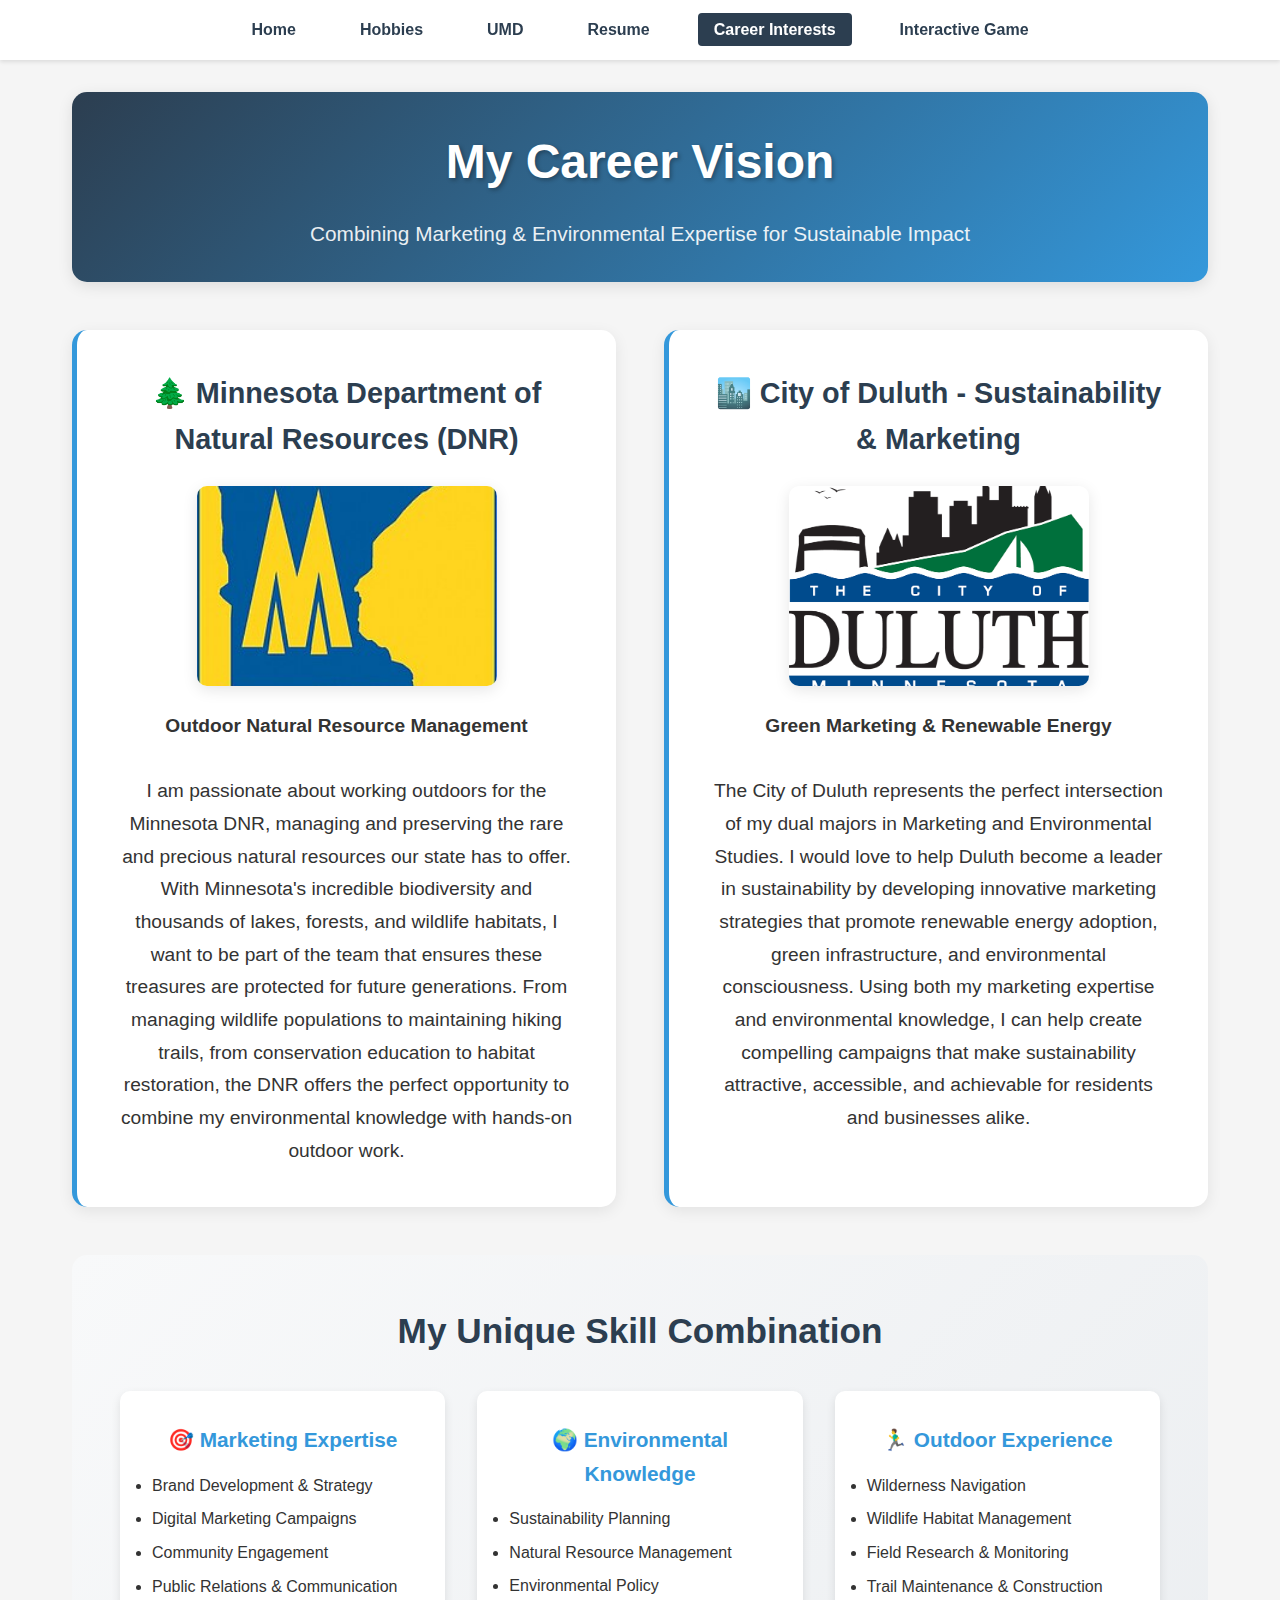
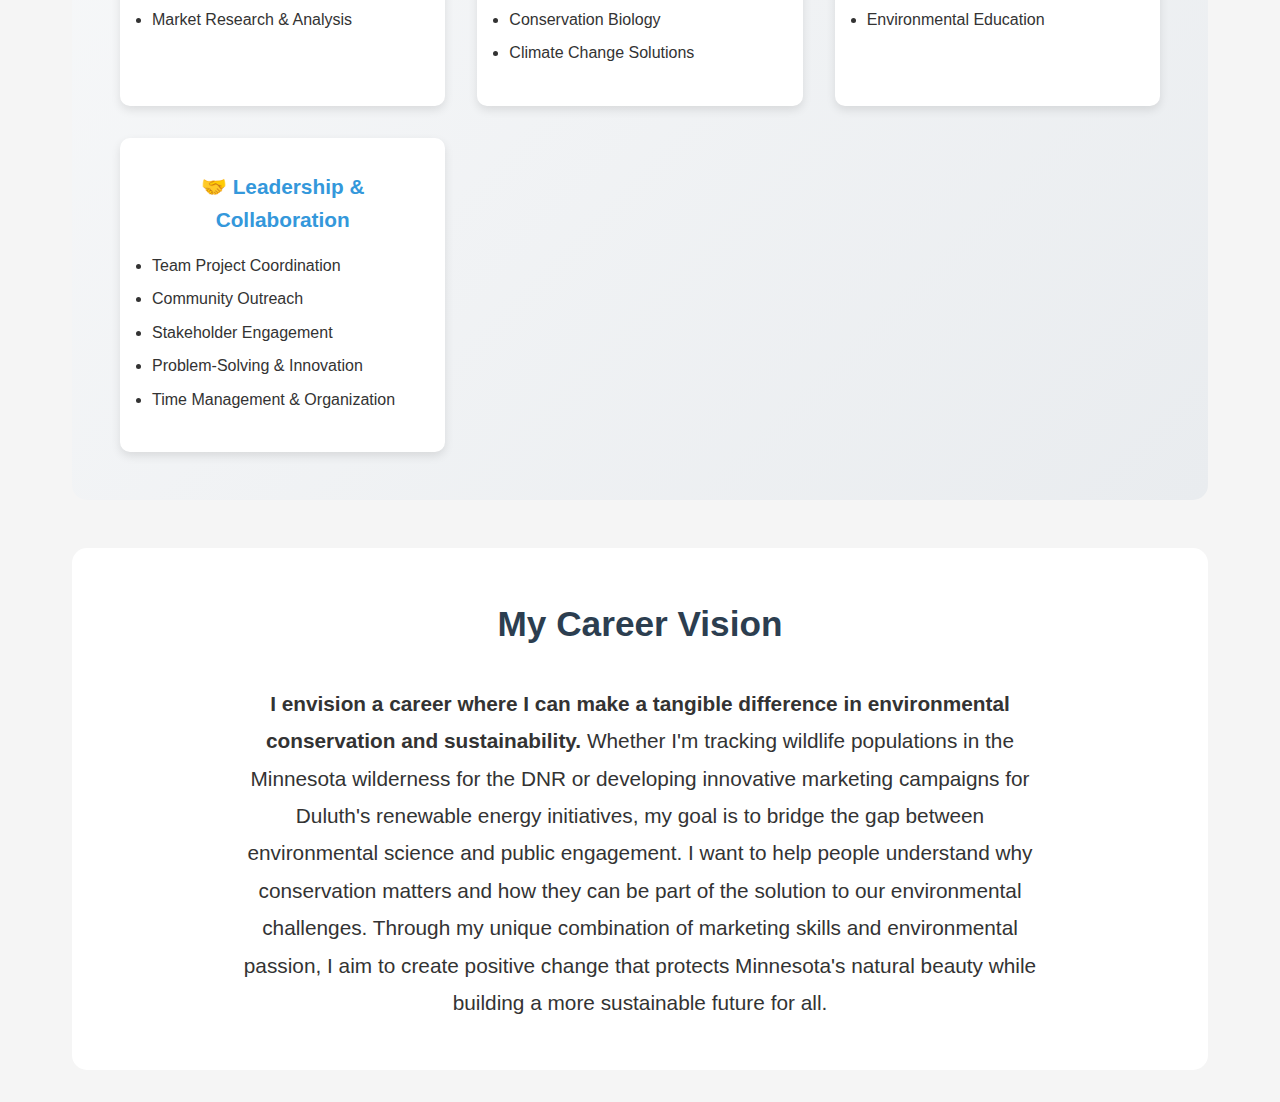
<file: career.html>
<!DOCTYPE html>
<html lang="en">
<head>
    <meta charset="UTF-8">
    <meta name="viewport" content="width=device-width, initial-scale=1.0">
    <title>Career Interests - Ryan Bruckner</title>
    <link rel="stylesheet" href="CSS/styles.css">
    <style>
        .career-container {
            max-width: 1200px;
            margin: 0 auto;
            padding: 0 1rem;
        }
        
        .career-header {
            text-align: center;
            margin-bottom: 3rem;
            padding: 2rem;
            background: linear-gradient(135deg, var(--primary-color), var(--secondary-color));
            color: white;
            border-radius: 15px;
            box-shadow: 0 4px 15px rgba(0,0,0,0.1);
        }
        
        .career-header h1 {
            font-size: 3rem;
            margin-bottom: 1rem;
            text-shadow: 2px 2px 4px rgba(0,0,0,0.3);
        }
        
        .career-header p {
            font-size: 1.3rem;
            opacity: 0.9;
        }
        
        .career-section {
            background: var(--bg-color);
            margin-bottom: 2rem;
            padding: 2.5rem;
            border-radius: 15px;
            box-shadow: 0 4px 15px rgba(0,0,0,0.08);
            border-left: 5px solid var(--secondary-color);
            transition: transform 0.3s ease, box-shadow 0.3s ease;
        }
        
        .career-section:hover {
            transform: translateY(-3px);
            box-shadow: 0 8px 25px rgba(0,0,0,0.12);
        }
        
        .section-title {
            color: var(--primary-color);
            font-size: 2rem;
            margin-bottom: 1.5rem;
            padding-bottom: 0.5rem;
            border-bottom: 3px solid var(--secondary-color);
            display: inline-block;
        }
        
        .career-path {
            display: grid;
            grid-template-columns: 1fr 1fr;
            gap: 3rem;
            margin-bottom: 3rem;
        }
        
        .path-card {
            background: var(--bg-color);
            padding: 2.5rem;
            border-radius: 15px;
            box-shadow: 0 4px 15px rgba(0,0,0,0.08);
            border-left: 5px solid var(--secondary-color);
            transition: transform 0.3s ease, box-shadow 0.3s ease;
        }
        
        .path-card:hover {
            transform: translateY(-5px);
            box-shadow: 0 8px 25px rgba(0,0,0,0.12);
        }
        
        .path-image {
            width: 100%;
            max-width: 300px;
            height: 200px;
            object-fit: cover;
            border-radius: 10px;
            margin: 1.5rem auto;
            display: block;
            box-shadow: 0 4px 15px rgba(0,0,0,0.1);
        }
        
        .path-title {
            color: var(--primary-color);
            font-size: 1.8rem;
            font-weight: bold;
            margin-bottom: 1rem;
            display: flex;
            align-items: center;
            gap: 1rem;
            text-align: center;
            justify-content: center;
        }
        
        .path-description {
            font-size: 1.2rem;
            line-height: 1.7;
            color: var(--text-color);
            text-align: center;
            max-width: 500px;
            margin: 0 auto;
        }
        
        .skills-section {
            background: linear-gradient(135deg, #f8f9fa, #e9ecef);
            padding: 3rem;
            border-radius: 15px;
            text-align: center;
            margin-bottom: 3rem;
        }
        
        .skills-section h2 {
            color: var(--primary-color);
            font-size: 2.2rem;
            margin-bottom: 2rem;
        }
        
        .skills-grid {
            display: grid;
            grid-template-columns: repeat(auto-fit, minmax(250px, 1fr));
            gap: 2rem;
            margin-top: 2rem;
        }
        
        .skill-item {
            background: white;
            padding: 2rem;
            border-radius: 10px;
            box-shadow: 0 4px 10px rgba(0,0,0,0.1);
        }
        
        .skill-category {
            font-size: 1.3rem;
            font-weight: bold;
            color: var(--secondary-color);
            margin-bottom: 1rem;
        }
        
        .skill-list {
            text-align: left;
            font-size: 1rem;
            color: var(--text-color);
        }
        
        .skill-list li {
            margin-bottom: 0.5rem;
        }
        
        .vision-section {
            text-align: center;
            padding: 3rem;
            background: var(--bg-color);
            border-radius: 15px;
        }
        
        .vision-section h2 {
            color: var(--primary-color);
            font-size: 2.2rem;
            margin-bottom: 2rem;
        }
        
        .vision-text {
            font-size: 1.3rem;
            line-height: 1.8;
            color: var(--text-color);
            max-width: 800px;
            margin: 0 auto;
        }
        
        @media (max-width: 768px) {
            .career-header h1 {
                font-size: 2rem;
            }
            
            .career-path {
                grid-template-columns: 1fr;
                gap: 2rem;
            }
            
            .path-card {
                padding: 1.5rem;
            }
            
            .path-title {
                font-size: 1.4rem;
            }
            
            .path-image {
                height: 150px;
            }
        }
    </style>
</head>
<body>
    <nav>
        <ul class="nav-links">
            <li><a href="index.html">Home</a></li>
            <li><a href="hobbies.html">Hobbies</a></li>
            <li><a href="umd.html">UMD</a></li>
            <li><a href="resume.html">Resume</a></li>
            <li><a href="career.html" class="active">Career Interests</a></li>
            <li><a href="game.html">Interactive Game</a></li>
        </ul>
    </nav>

    <div class="content">
        <div class="career-container">
            <div class="career-header">
                <h1>My Career Vision</h1>
                <p>Combining Marketing & Environmental Expertise for Sustainable Impact</p>
            </div>
            
            <div class="career-path">
                <div class="path-card">
                    <h3 class="path-title">
                        🌲 Minnesota Department of Natural Resources (DNR)
                    </h3>
                    <img src="images/DNR.jpg" alt="Minnesota DNR" class="path-image">
                    <p class="path-description">
                        <strong>Outdoor Natural Resource Management</strong><br><br>
                        I am passionate about working outdoors for the Minnesota DNR, managing and preserving the rare and precious natural resources our state has to offer. With Minnesota's incredible biodiversity and thousands of lakes, forests, and wildlife habitats, I want to be part of the team that ensures these treasures are protected for future generations. From managing wildlife populations to maintaining hiking trails, from conservation education to habitat restoration, the DNR offers the perfect opportunity to combine my environmental knowledge with hands-on outdoor work.
                    </p>
                </div>
                
                <div class="path-card">
                    <h3 class="path-title">
                        🏙️ City of Duluth - Sustainability & Marketing
                    </h3>
                    <img src="images/City of Duluth.png" alt="City of Duluth" class="path-image">
                    <p class="path-description">
                        <strong>Green Marketing & Renewable Energy</strong><br><br>
                        The City of Duluth represents the perfect intersection of my dual majors in Marketing and Environmental Studies. I would love to help Duluth become a leader in sustainability by developing innovative marketing strategies that promote renewable energy adoption, green infrastructure, and environmental consciousness. Using both my marketing expertise and environmental knowledge, I can help create compelling campaigns that make sustainability attractive, accessible, and achievable for residents and businesses alike.
                    </p>
                </div>
            </div>
            
            <div class="skills-section">
                <h2>My Unique Skill Combination</h2>
                <div class="skills-grid">
                    <div class="skill-item">
                        <div class="skill-category">🎯 Marketing Expertise</div>
                        <ul class="skill-list">
                            <li>Brand Development & Strategy</li>
                            <li>Digital Marketing Campaigns</li>
                            <li>Community Engagement</li>
                            <li>Public Relations & Communication</li>
                            <li>Market Research & Analysis</li>
                        </ul>
                    </div>
                    <div class="skill-item">
                        <div class="skill-category">🌍 Environmental Knowledge</div>
                        <ul class="skill-list">
                            <li>Sustainability Planning</li>
                            <li>Natural Resource Management</li>
                            <li>Environmental Policy</li>
                            <li>Conservation Biology</li>
                            <li>Climate Change Solutions</li>
                        </ul>
                    </div>
                    <div class="skill-item">
                        <div class="skill-category">🏃‍♂️ Outdoor Experience</div>
                        <ul class="skill-list">
                            <li>Wilderness Navigation</li>
                            <li>Wildlife Habitat Management</li>
                            <li>Field Research & Monitoring</li>
                            <li>Trail Maintenance & Construction</li>
                            <li>Environmental Education</li>
                        </ul>
                    </div>
                    <div class="skill-item">
                        <div class="skill-category">🤝 Leadership & Collaboration</div>
                        <ul class="skill-list">
                            <li>Team Project Coordination</li>
                            <li>Community Outreach</li>
                            <li>Stakeholder Engagement</li>
                            <li>Problem-Solving & Innovation</li>
                            <li>Time Management & Organization</li>
                        </ul>
                    </div>
                </div>
            </div>
            
            <div class="vision-section">
                <h2>My Career Vision</h2>
                <p class="vision-text">
                    <strong>I envision a career where I can make a tangible difference in environmental conservation and sustainability.</strong> Whether I'm tracking wildlife populations in the Minnesota wilderness for the DNR or developing innovative marketing campaigns for Duluth's renewable energy initiatives, my goal is to bridge the gap between environmental science and public engagement. I want to help people understand why conservation matters and how they can be part of the solution to our environmental challenges. Through my unique combination of marketing skills and environmental passion, I aim to create positive change that protects Minnesota's natural beauty while building a more sustainable future for all.
                </p>
            </div>
        </div>
    </div>
</body>
</html>
</file>
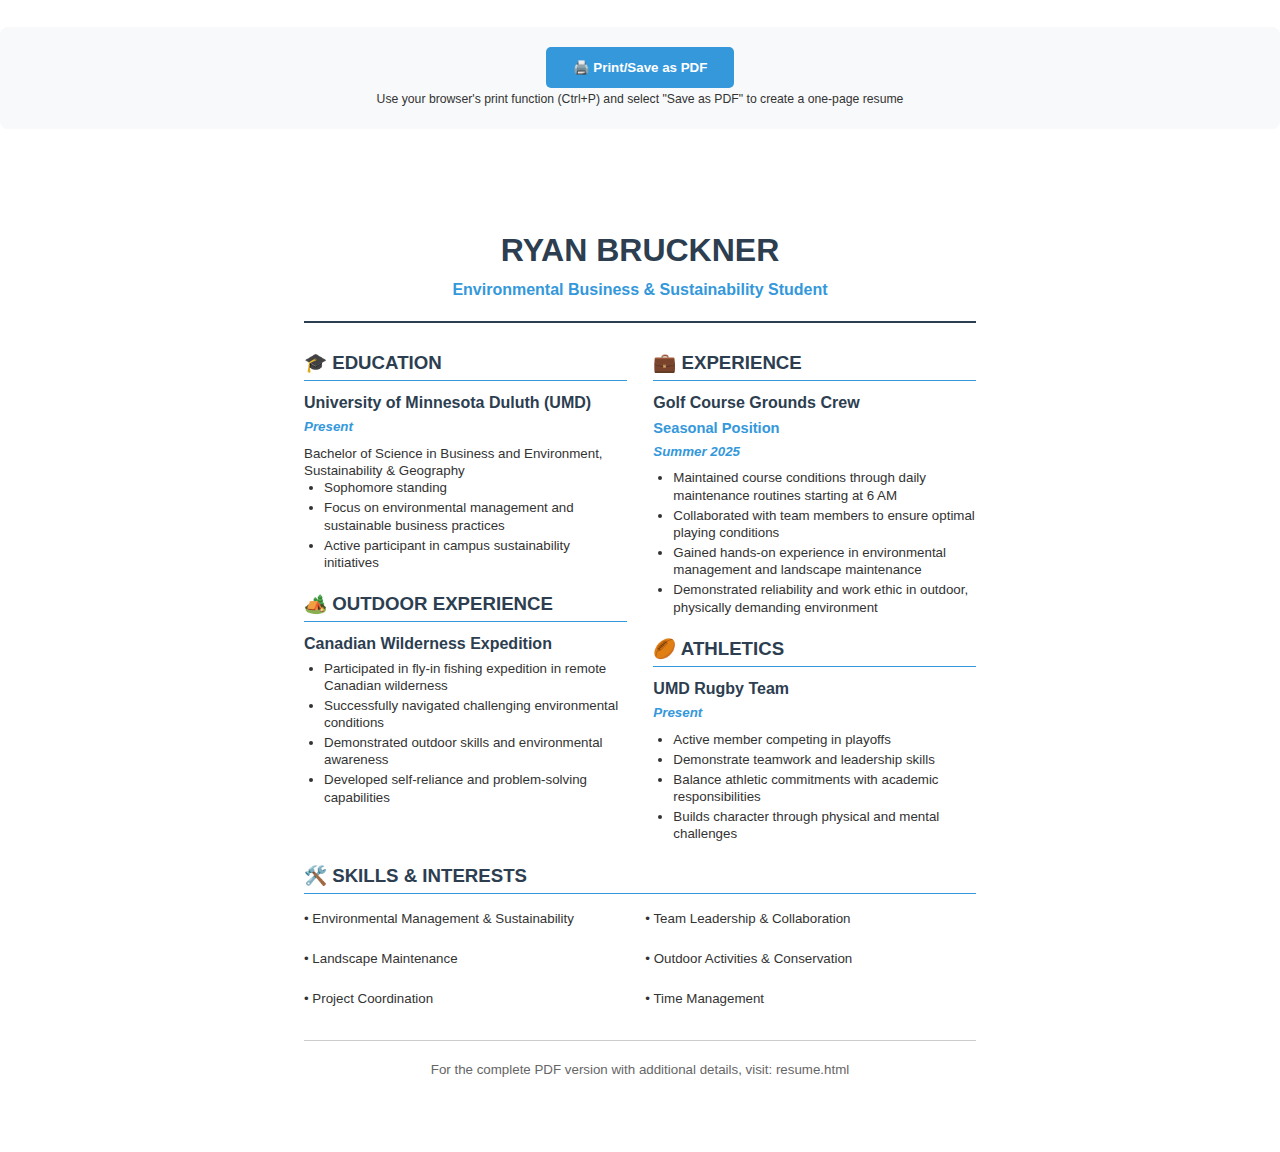
<file: resume-one-page.html>
<!DOCTYPE html>
<html lang="en">
<head>
    <meta charset="UTF-8">
    <meta name="viewport" content="width=device-width, initial-scale=1.0">
    <title>Ryan Bruckner - Resume (One Page)</title>
    <style>
        @media print {
            body { margin: 0.5in; }
            .no-print { display: none !important; }
            .resume-container { max-width: none; }
        }
        
        * {
            margin: 0;
            padding: 0;
            box-sizing: border-box;
        }
        
        body {
            font-family: 'Arial', sans-serif;
            line-height: 1.4;
            color: #333;
            background: white;
            font-size: 11pt;
        }
        
        .resume-container {
            max-width: 8.5in;
            margin: 0 auto;
            padding: 0.75in;
        }
        
        .header {
            text-align: center;
            margin-bottom: 20pt;
            border-bottom: 2px solid #2c3e50;
            padding-bottom: 15pt;
        }
        
        .header h1 {
            font-size: 24pt;
            color: #2c3e50;
            margin-bottom: 5pt;
            font-weight: bold;
        }
        
        .header p {
            font-size: 12pt;
            color: #3498db;
            font-weight: 600;
        }
        
        .section {
            margin-bottom: 15pt;
        }
        
        .section-title {
            font-size: 14pt;
            font-weight: bold;
            color: #2c3e50;
            margin-bottom: 8pt;
            border-bottom: 1px solid #3498db;
            padding-bottom: 3pt;
        }
        
        .entry {
            margin-bottom: 12pt;
        }
        
        .entry-title {
            font-size: 12pt;
            font-weight: bold;
            color: #2c3e50;
            margin-bottom: 3pt;
        }
        
        .entry-subtitle {
            font-size: 11pt;
            color: #3498db;
            font-weight: 600;
            margin-bottom: 3pt;
        }
        
        .date {
            font-size: 10pt;
            color: #3498db;
            font-weight: bold;
            font-style: italic;
            margin-bottom: 6pt;
        }
        
        .description {
            font-size: 10pt;
            line-height: 1.3;
            margin-bottom: 5pt;
        }
        
        .description ul {
            margin-left: 15pt;
            margin-bottom: 5pt;
        }
        
        .description li {
            margin-bottom: 2pt;
            font-size: 10pt;
        }
        
        .skills-grid {
            display: grid;
            grid-template-columns: 1fr 1fr;
            gap: 8pt;
            margin-top: 5pt;
        }
        
        .skill-item {
            font-size: 10pt;
            padding: 4pt 0;
        }
        
        .two-column {
            display: grid;
            grid-template-columns: 1fr 1fr;
            gap: 20pt;
        }
        
        .footer {
            text-align: center;
            margin-top: 20pt;
            padding-top: 15pt;
            border-top: 1px solid #ccc;
            font-size: 10pt;
            color: #666;
        }
        
        .no-print {
            text-align: center;
            margin: 20pt 0;
            padding: 15pt;
            background: #f8f9fa;
            border-radius: 8px;
        }
        
        .no-print button {
            padding: 10pt 20pt;
            background: #3498db;
            color: white;
            border: none;
            border-radius: 5px;
            font-weight: bold;
            cursor: pointer;
            margin: 0 10pt;
        }
        
        .no-print button:hover {
            background: #2c3e50;
        }
    </style>
</head>
<body>
    <div class="no-print">
        <button onclick="window.print()">🖨️ Print/Save as PDF</button>
        <p><small>Use your browser's print function (Ctrl+P) and select "Save as PDF" to create a one-page resume</small></p>
    </div>
    
    <div class="resume-container">
        <div class="header">
            <h1>RYAN BRUCKNER</h1>
            <p>Environmental Business & Sustainability Student</p>
        </div>
        
        <div class="two-column">
            <div>
                <div class="section">
                    <h2 class="section-title">🎓 EDUCATION</h2>
                    <div class="entry">
                        <div class="entry-title">University of Minnesota Duluth (UMD)</div>
                        <div class="date">Present</div>
                        <div class="description">
                            Bachelor of Science in Business and Environment, Sustainability & Geography
                            <ul>
                                <li>Sophomore standing</li>
                                <li>Focus on environmental management and sustainable business practices</li>
                                <li>Active participant in campus sustainability initiatives</li>
                            </ul>
                        </div>
                    </div>
                </div>
                
                <div class="section">
                    <h2 class="section-title">🏕️ OUTDOOR EXPERIENCE</h2>
                    <div class="entry">
                        <div class="entry-title">Canadian Wilderness Expedition</div>
                        <div class="description">
                            <ul>
                                <li>Participated in fly-in fishing expedition in remote Canadian wilderness</li>
                                <li>Successfully navigated challenging environmental conditions</li>
                                <li>Demonstrated outdoor skills and environmental awareness</li>
                                <li>Developed self-reliance and problem-solving capabilities</li>
                            </ul>
                        </div>
                    </div>
                </div>
            </div>
            
            <div>
                <div class="section">
                    <h2 class="section-title">💼 EXPERIENCE</h2>
                    <div class="entry">
                        <div class="entry-title">Golf Course Grounds Crew</div>
                        <div class="entry-subtitle">Seasonal Position</div>
                        <div class="date">Summer 2025</div>
                        <div class="description">
                            <ul>
                                <li>Maintained course conditions through daily maintenance routines starting at 6 AM</li>
                                <li>Collaborated with team members to ensure optimal playing conditions</li>
                                <li>Gained hands-on experience in environmental management and landscape maintenance</li>
                                <li>Demonstrated reliability and work ethic in outdoor, physically demanding environment</li>
                            </ul>
                        </div>
                    </div>
                </div>
                
                <div class="section">
                    <h2 class="section-title">🏉 ATHLETICS</h2>
                    <div class="entry">
                        <div class="entry-title">UMD Rugby Team</div>
                        <div class="date">Present</div>
                        <div class="description">
                            <ul>
                                <li>Active member competing in playoffs</li>
                                <li>Demonstrate teamwork and leadership skills</li>
                                <li>Balance athletic commitments with academic responsibilities</li>
                                <li>Builds character through physical and mental challenges</li>
                            </ul>
                        </div>
                    </div>
                </div>
            </div>
        </div>
        
        <div class="section">
            <h2 class="section-title">🛠️ SKILLS & INTERESTS</h2>
            <div class="skills-grid">
                <div class="skill-item">• Environmental Management & Sustainability</div>
                <div class="skill-item">• Team Leadership & Collaboration</div>
                <div class="skill-item">• Landscape Maintenance</div>
                <div class="skill-item">• Outdoor Activities & Conservation</div>
                <div class="skill-item">• Project Coordination</div>
                <div class="skill-item">• Time Management</div>
            </div>
        </div>
        
        <div class="footer">
            <p>For the complete PDF version with additional details, visit: resume.html</p>
        </div>
    </div>
</body>
</html>
</file>
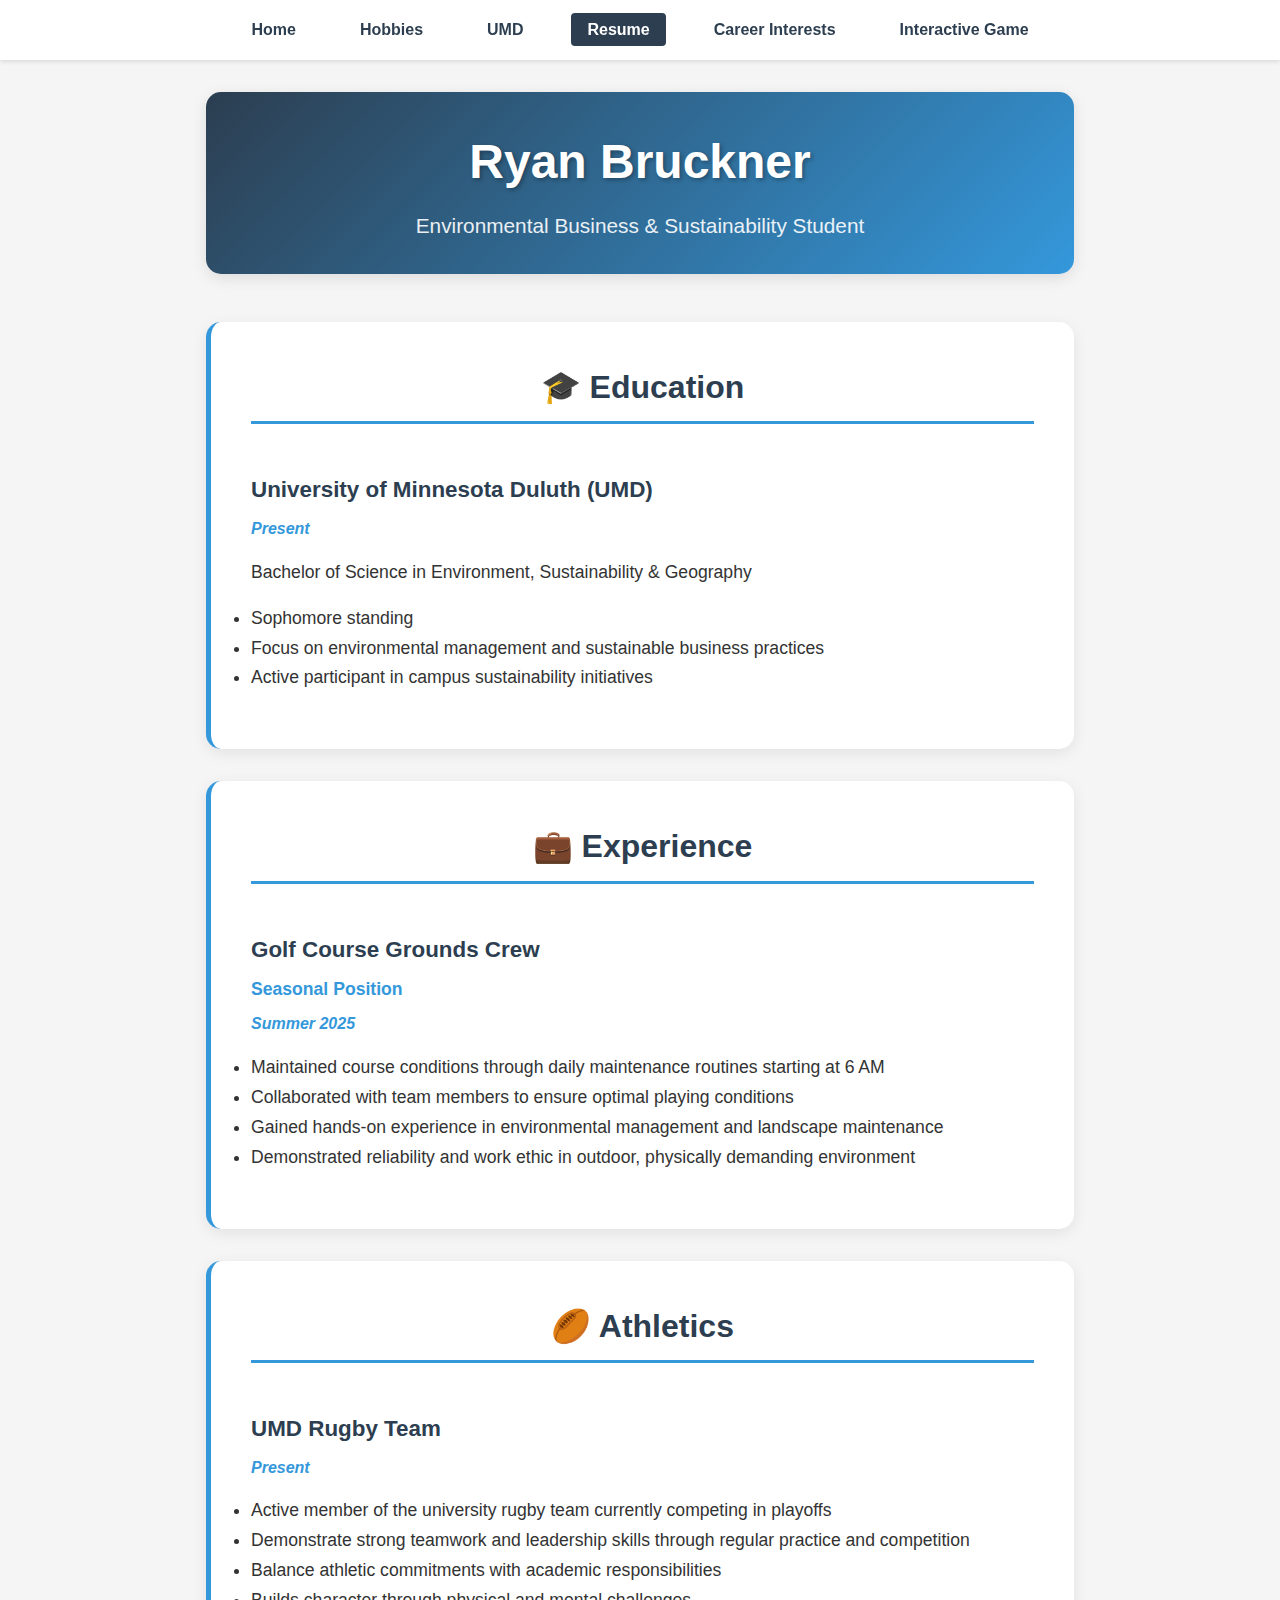
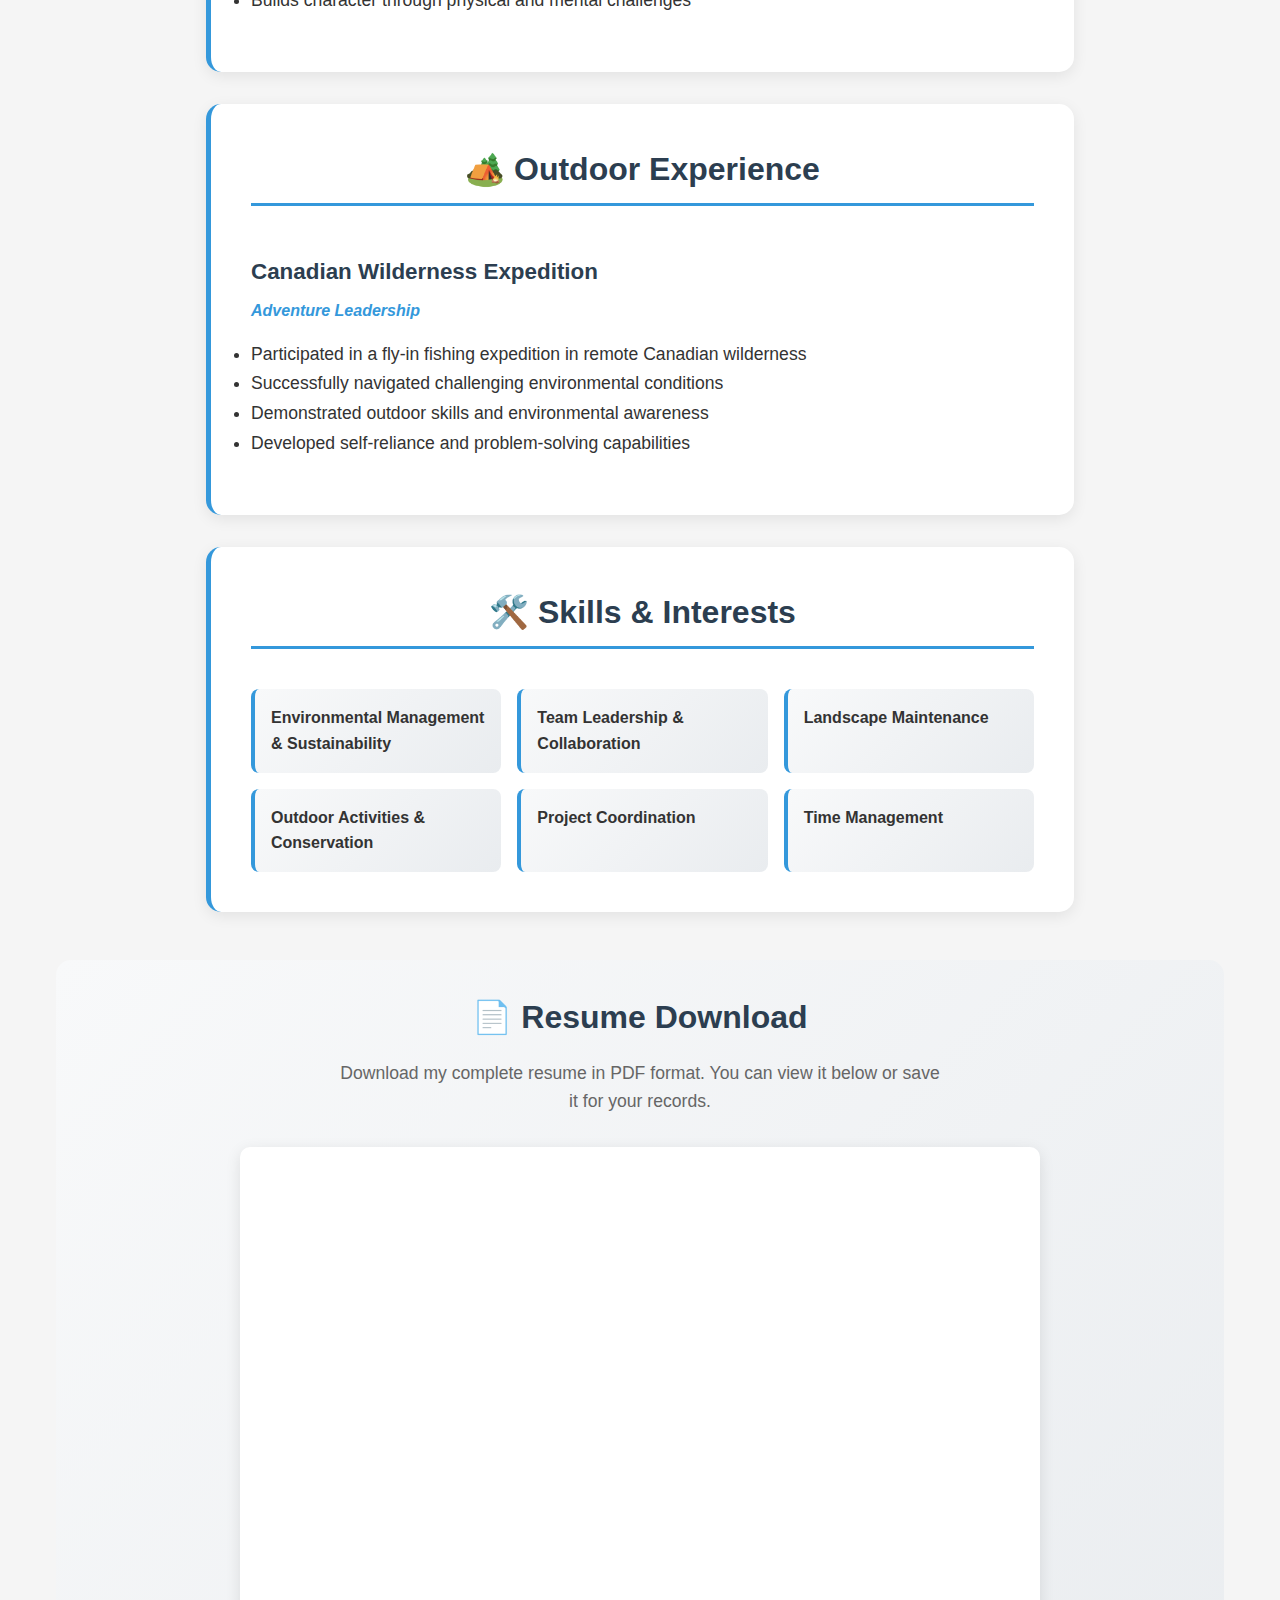
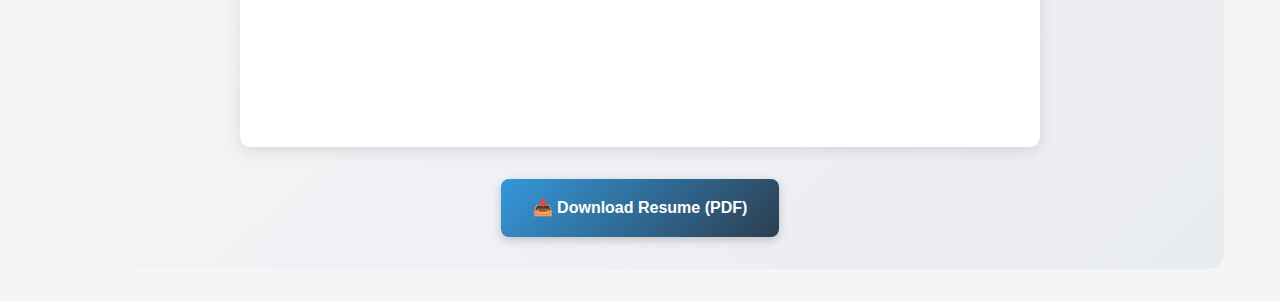
<file: resume.html>
<!DOCTYPE html>
<html lang="en">
<head>
    <meta charset="UTF-8">
    <meta name="viewport" content="width=device-width, initial-scale=1.0">
    <title>My Resume - Ryan Bruckner</title>
    <link rel="stylesheet" href="CSS/styles.css">
    <style>
        .resume-header {
            text-align: center;
            margin-bottom: 3rem;
            padding: 2rem;
            background: linear-gradient(135deg, var(--primary-color), var(--secondary-color));
            color: white;
            border-radius: 15px;
            box-shadow: 0 4px 15px rgba(0,0,0,0.1);
        }
        
        .resume-header h1 {
            font-size: 3rem;
            margin-bottom: 0.5rem;
            text-shadow: 2px 2px 4px rgba(0,0,0,0.3);
        }
        
        .resume-header p {
            font-size: 1.3rem;
            opacity: 0.9;
        }
        
        .resume-container {
            max-width: 900px;
            margin: 0 auto;
            padding: 0 1rem;
        }
        
        .resume-card {
            background: var(--bg-color);
            margin-bottom: 2rem;
            padding: 2.5rem;
            border-radius: 15px;
            box-shadow: 0 4px 15px rgba(0,0,0,0.08);
            border-left: 5px solid var(--secondary-color);
            transition: transform 0.3s ease, box-shadow 0.3s ease;
        }
        
        .resume-card:hover {
            transform: translateY(-3px);
            box-shadow: 0 8px 25px rgba(0,0,0,0.12);
        }
        
        .section-title {
            color: var(--primary-color);
            font-size: 2rem;
            margin-bottom: 1.5rem;
            padding-bottom: 0.5rem;
            border-bottom: 3px solid var(--secondary-color);
            display: inline-block;
        }
        
        .entry-title {
            color: var(--primary-color);
            font-size: 1.4rem;
            font-weight: bold;
            margin: 1.5rem 0 0.5rem 0;
        }
        
        .entry-subtitle {
            color: var(--secondary-color);
            font-size: 1.1rem;
            font-weight: 600;
            margin-bottom: 0.5rem;
        }
        
        .date {
            color: var(--secondary-color);
            font-weight: bold;
            font-style: italic;
            margin-bottom: 1rem;
        }
        
        .description {
            font-size: 1.1rem;
            line-height: 1.7;
            margin-bottom: 1rem;
            color: var(--text-color);
        }
        
        .skills-grid {
            display: grid;
            grid-template-columns: repeat(auto-fit, minmax(250px, 1fr));
            gap: 1rem;
            margin-top: 1rem;
        }
        
        .skill-item {
            background: linear-gradient(135deg, #f8f9fa, #e9ecef);
            padding: 1rem;
            border-radius: 8px;
            border-left: 4px solid var(--secondary-color);
            transition: transform 0.2s ease;
        }
        
        .skill-item:hover {
            transform: translateX(5px);
        }
        
        /* PDF Section Styles */
        .pdf-section {
            margin-top: 3rem;
            text-align: center;
            padding: 2rem;
            background: linear-gradient(135deg, #f8f9fa, #e9ecef);
            border-radius: 15px;
        }
        
        .pdf-section h2 {
            color: var(--primary-color);
            font-size: 2rem;
            margin-bottom: 1rem;
        }
        
        .pdf-description {
            font-size: 1.1rem;
            color: #666;
            margin-bottom: 2rem;
            max-width: 600px;
            margin-left: auto;
            margin-right: auto;
        }
        
        .pdf-viewer {
            width: 100%;
            max-width: 800px;
            height: 600px;
            border: none;
            border-radius: 10px;
            margin: 0 auto 2rem auto;
            display: block;
            box-shadow: 0 4px 15px rgba(0,0,0,0.1);
            background: white;
        }
        
        .download-button {
            display: inline-block;
            padding: 1rem 2rem;
            background: linear-gradient(135deg, var(--secondary-color), var(--primary-color));
            color: white;
            text-decoration: none;
            border-radius: 8px;
            font-weight: bold;
            transition: all 0.3s ease;
            box-shadow: 0 3px 10px rgba(0,0,0,0.2);
            margin: 0 1rem;
        }
        
        .download-button:hover {
            transform: translateY(-2px);
            box-shadow: 0 5px 15px rgba(0,0,0,0.3);
        }
        
        @media (max-width: 768px) {
            .resume-header h1 {
                font-size: 2rem;
            }
            
            .resume-card {
                padding: 1.5rem;
            }
            
            .pdf-viewer {
                height: 400px;
            }
            
            .download-button {
                margin: 0.5rem 0;
                display: block;
                max-width: 300px;
                margin-left: auto;
                margin-right: auto;
            }
        }
    </style>
</head>
<body>
    <nav>
        <ul class="nav-links">
            <li><a href="index.html">Home</a></li>
            <li><a href="hobbies.html">Hobbies</a></li>
            <li><a href="umd.html">UMD</a></li>
            <li><a href="resume.html" class="active">Resume</a></li>
            <li><a href="career.html">Career Interests</a></li>
            <li><a href="game.html">Interactive Game</a></li>
        </ul>
    </nav>

    <div class="content">
        <div class="resume-container">
            <div class="resume-header">
                <h1>Ryan Bruckner</h1>
                <p>Environmental Business & Sustainability Student</p>
            </div>
            
            <div class="resume-card">
                <h2 class="section-title">🎓 Education</h2>
                <h3 class="entry-title">University of Minnesota Duluth (UMD)</h3>
                <p class="date">Present</p>
                <p class="description">Bachelor of Science in Environment, Sustainability & Geography</p>
                <ul class="description">
                    <li>Sophomore standing</li>
                    <li>Focus on environmental management and sustainable business practices</li>
                    <li>Active participant in campus sustainability initiatives</li>
                </ul>
            </div>
            
            <div class="resume-card">
                <h2 class="section-title">💼 Experience</h2>
                <h3 class="entry-title">Golf Course Grounds Crew</h3>
                <p class="entry-subtitle">Seasonal Position</p>
                <p class="date">Summer 2025</p>
                <ul class="description">
                    <li>Maintained course conditions through daily maintenance routines starting at 6 AM</li>
                    <li>Collaborated with team members to ensure optimal playing conditions</li>
                    <li>Gained hands-on experience in environmental management and landscape maintenance</li>
                    <li>Demonstrated reliability and work ethic in outdoor, physically demanding environment</li>
                </ul>
            </div>
            
            <div class="resume-card">
                <h2 class="section-title">🏉 Athletics</h2>
                <h3 class="entry-title">UMD Rugby Team</h3>
                <p class="date">Present</p>
                <ul class="description">
                    <li>Active member of the university rugby team currently competing in playoffs</li>
                    <li>Demonstrate strong teamwork and leadership skills through regular practice and competition</li>
                    <li>Balance athletic commitments with academic responsibilities</li>
                    <li>Builds character through physical and mental challenges</li>
                </ul>
            </div>
            
            <div class="resume-card">
                <h2 class="section-title">🏕️ Outdoor Experience</h2>
                <h3 class="entry-title">Canadian Wilderness Expedition</h3>
                <p class="date">Adventure Leadership</p>
                <ul class="description">
                    <li>Participated in a fly-in fishing expedition in remote Canadian wilderness</li>
                    <li>Successfully navigated challenging environmental conditions</li>
                    <li>Demonstrated outdoor skills and environmental awareness</li>
                    <li>Developed self-reliance and problem-solving capabilities</li>
                </ul>
            </div>
            
            <div class="resume-card">
                <h2 class="section-title">🛠️ Skills & Interests</h2>
                <div class="skills-grid">
                    <div class="skill-item">
                        <strong>Environmental Management & Sustainability</strong>
                    </div>
                    <div class="skill-item">
                        <strong>Team Leadership & Collaboration</strong>
                    </div>
                    <div class="skill-item">
                        <strong>Landscape Maintenance</strong>
                    </div>
                    <div class="skill-item">
                        <strong>Outdoor Activities & Conservation</strong>
                    </div>
                    <div class="skill-item">
                        <strong>Project Coordination</strong>
                    </div>
                    <div class="skill-item">
                        <strong>Time Management</strong>
                    </div>
                </div>
            </div>
        </div>
        
        <div class="pdf-section">
            <h2>📄 Resume Download</h2>
            <p class="pdf-description">
                Download my complete resume in PDF format. You can view it below or save it for your records.
            </p>
            
            <iframe src="files/Copy of Ryan Bruckner-Resume (1).pdf" class="pdf-viewer"></iframe>
            
            <a href="files/Copy of Ryan Bruckner-Resume (1).pdf" download="Ryan-Bruckner-Resume.pdf" class="download-button">
                📥 Download Resume (PDF)
            </a>
        </div>
    </div>
</body>
</html>
</file>
<file: CSS/styles.css>
/* Base styles and variables */
:root {
    --bg-color: #ffffff;
    --primary-color: #2c3e50;
    --secondary-color: #3498db;
    --text-color: #333333;
    --header-height: 60px;
}

* {
    margin: 0;
    padding: 0;
    box-sizing: border-box;
}

body {
    font-family: 'Arial', sans-serif;
    line-height: 1.6;
    color: var(--text-color);
    background-color: #f5f5f5;
}

nav {
    position: fixed;
    top: 0;
    left: 0;
    right: 0;
    background-color: var(--bg-color);
    box-shadow: 0 2px 4px rgba(0,0,0,0.1);
    z-index: 1000;
    height: var(--header-height);
}

.nav-links {
    display: flex;
    justify-content: center;
    align-items: center;
    height: 100%;
    gap: 2rem;
    list-style: none;
}

.nav-links a {
    text-decoration: none;
    color: var(--primary-color);
    font-weight: bold;
    padding: 0.5rem 1rem;
    border-radius: 4px;
    transition: all 0.3s ease;
}

.nav-links a:hover {
    background-color: var(--primary-color);
    color: var(--bg-color);
}

.nav-links a.active {
    background-color: var(--primary-color);
    color: var(--bg-color);
}

.content {
    max-width: 1200px;
    margin: calc(var(--header-height) + 2rem) auto 2rem;
    padding: 0 1rem;
}

/* Hobbies page specific styles */
.hobby-section {
    margin-bottom: 3rem;
    padding: 2rem;
    background: var(--bg-color);
    border-radius: 10px;
    transition: transform 0.3s ease;
    animation: fadeIn 0.8s ease-out forwards;
    display: flex;
    flex-direction: column;
    align-items: center;
}

.hobby-section:hover {
    transform: translateY(-5px);
    box-shadow: 0 4px 10px rgba(0,0,0,0.1);
}

.section-title {
    color: var(--primary-color);
    margin-bottom: 2rem;
    font-size: 2.5rem;
    text-align: center;
    width: 100%;
}

.hobby-image {
    width: 100%;
    max-width: 800px;
    height: 400px;
    object-fit: contain;
    object-position: center;
    border-radius: 10px;
    margin: 0 auto 1.5rem auto;
    box-shadow: 0 4px 8px rgba(0,0,0,0.1);
    display: block;
    background-color: var(--bg-color);
}

.hobby-title {
    color: var(--secondary-color);
    font-size: 2rem;
    margin-bottom: 1rem;
    border-bottom: 2px solid var(--secondary-color);
    padding-bottom: 0.5rem;
}

.hobby-description {
    font-size: 1.2rem;
    line-height: 1.8;
    margin-bottom: 1.5rem;
}

/* Career section styles */
.career-section {
    background-color: var(--bg-color);
    padding: 2rem;
    margin-bottom: 2rem;
    border-radius: 10px;
    box-shadow: 0 2px 4px rgba(0,0,0,0.1);
    transition: transform 0.3s ease;
}

.career-section:hover {
    transform: translateY(-5px);
    box-shadow: 0 4px 10px rgba(0,0,0,0.1);
}

/* Resume page styles */
.download-section {
    text-align: center;
    margin-top: 2rem;
    padding: 2rem;
}

.download-button {
    display: inline-block;
    padding: 1rem 2rem;
    background-color: var(--secondary-color);
    color: white;
    text-decoration: none;
    border-radius: 5px;
    transition: background-color 0.3s ease;
    font-weight: bold;
}

.download-button:hover {
    background-color: var(--primary-color);
}

.pdf-embed {
    width: 100%;
    max-width: 800px;
    height: 800px;
    border: none;
    border-radius: 10px;
    margin: 2rem auto;
    display: block;
    box-shadow: 0 4px 8px rgba(0,0,0,0.1);
}

/* Animation keyframes */
@keyframes fadeIn {
    from { 
        opacity: 0; 
        transform: translateY(20px); 
    }
    to { 
        opacity: 1; 
        transform: translateY(0); 
    }
}
</file>
